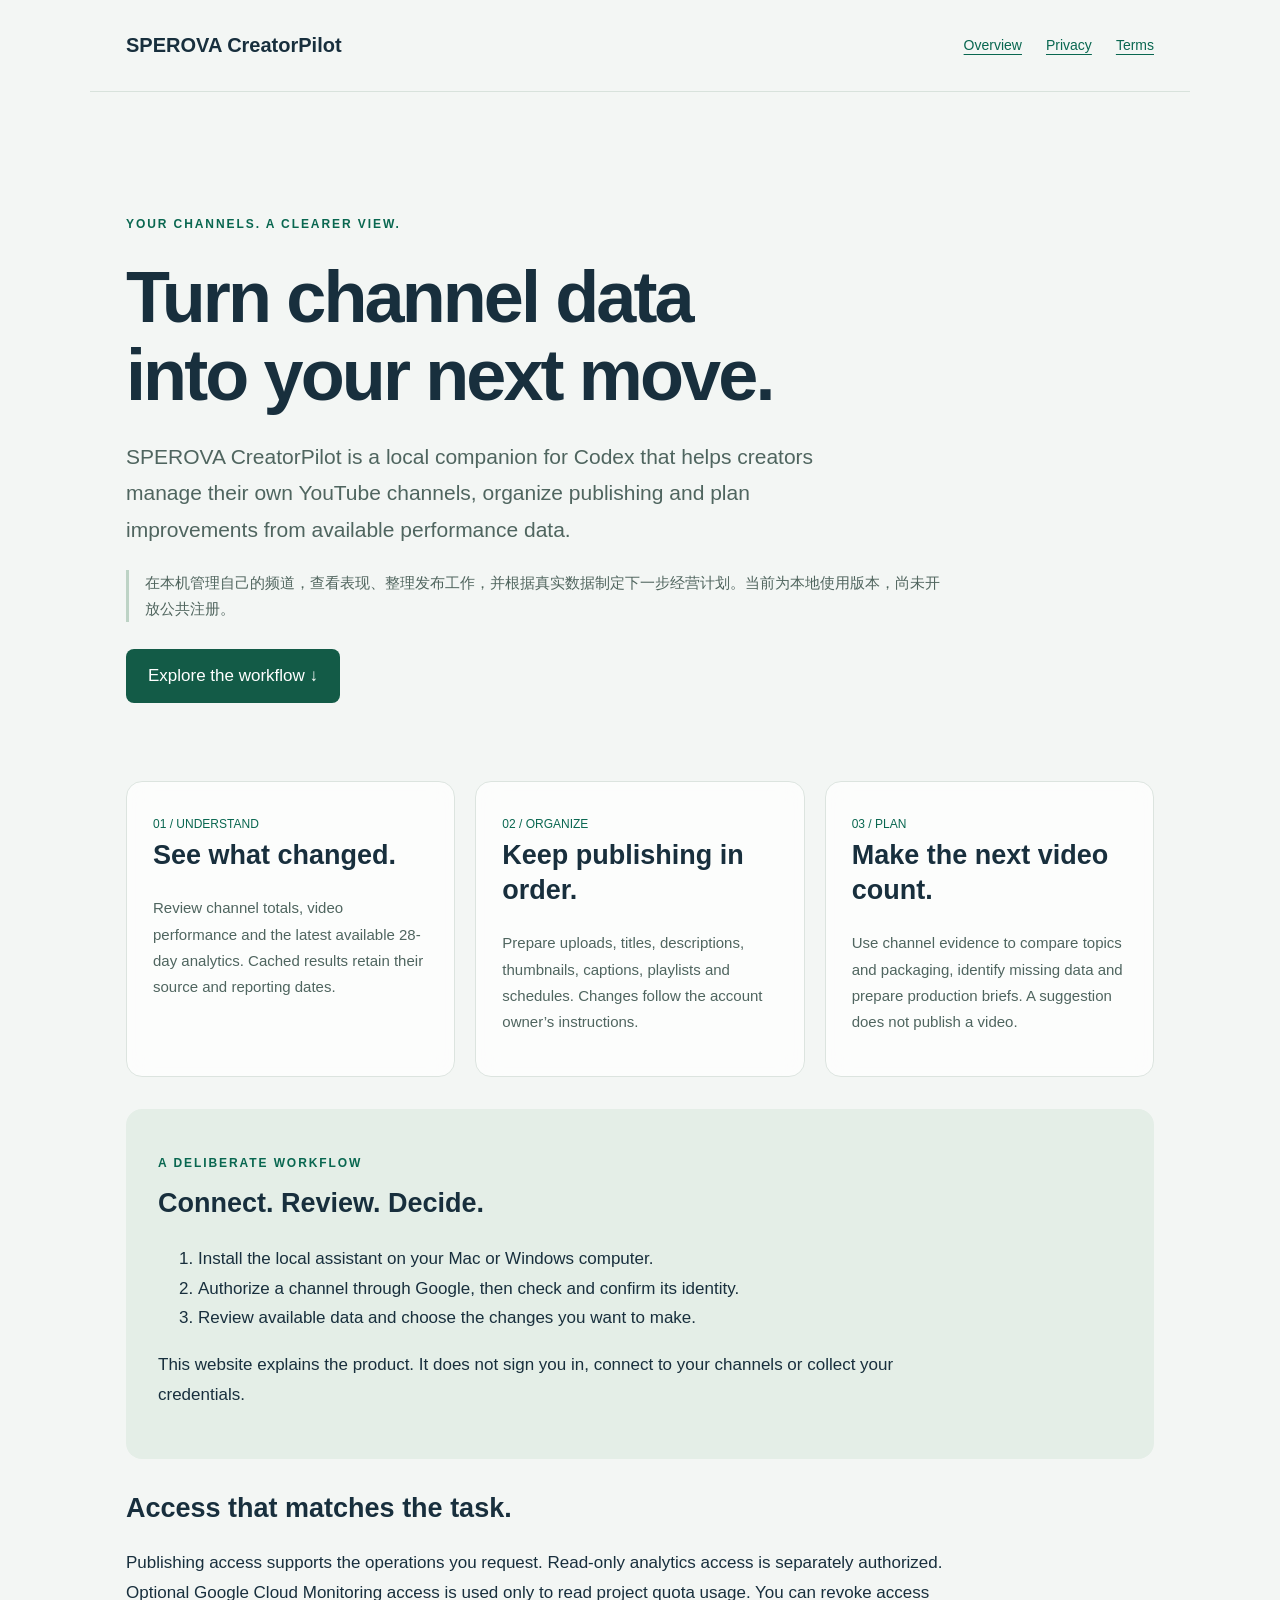
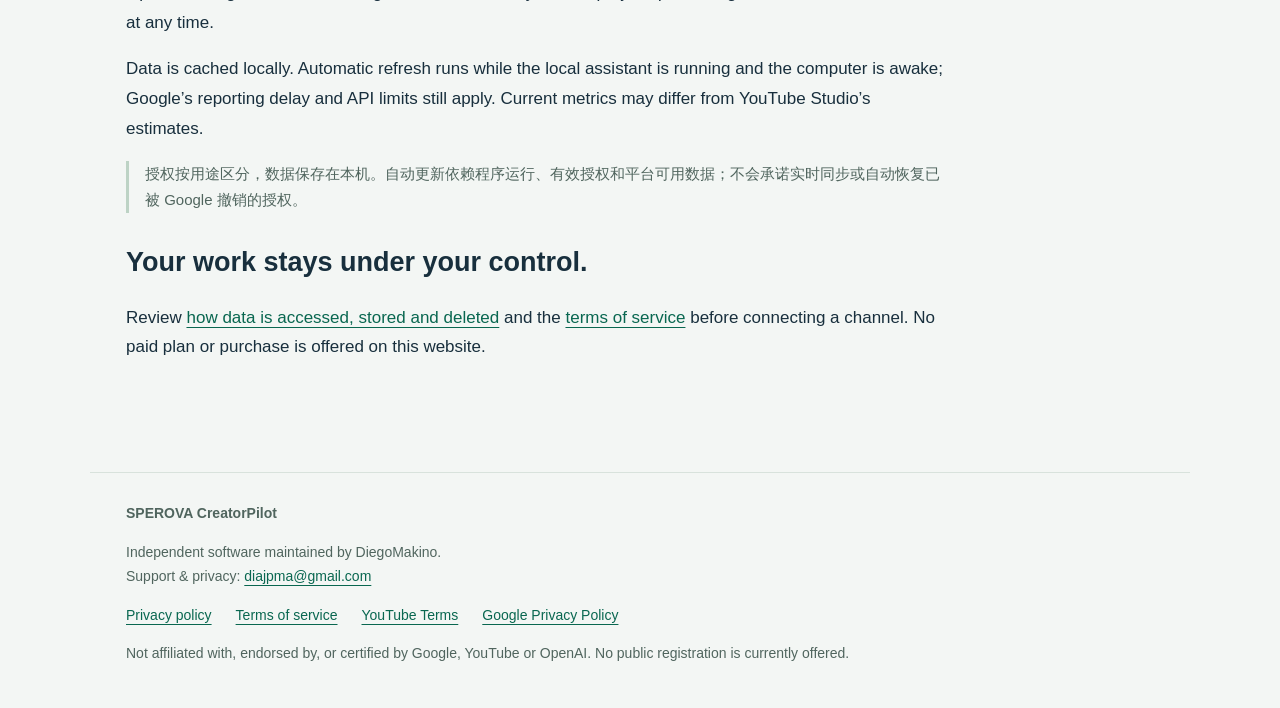
<file: index.html>
<!doctype html><html lang="en"><head><meta charset="utf-8"><meta name="viewport" content="width=device-width,initial-scale=1"><meta name="referrer" content="no-referrer"><meta name="description" content="SPEROVA CreatorPilot — local channel management, publishing workflows and evidence-based planning."><title>Overview | SPEROVA CreatorPilot</title><link rel="stylesheet" href="./assets/site.css"></head><body><header><a class="brand" href="./">SPEROVA CreatorPilot</a><nav aria-label="Main navigation"><a href="./">Overview</a><a href="./privacy/">Privacy</a><a href="./terms/">Terms</a></nav></header><main><section class="hero"><p class="kicker">Your channels. A clearer view.</p><h1>Turn channel data<br>into your next move.</h1><p class="lead">SPEROVA CreatorPilot is a local companion for Codex that helps creators manage their own YouTube channels, organize publishing and plan improvements from available performance data.</p><p class="zh" lang="zh-CN">在本机管理自己的频道，查看表现、整理发布工作，并根据真实数据制定下一步经营计划。当前为本地使用版本，尚未开放公共注册。</p><a class="button" href="#how-it-works">Explore the workflow ↓</a></section><div class="grid"><article class="card"><span class="n">01 / UNDERSTAND</span><h2>See what changed.</h2><p>Review channel totals, video performance and the latest available 28-day analytics. Cached results retain their source and reporting dates.</p></article><article class="card"><span class="n">02 / ORGANIZE</span><h2>Keep publishing in order.</h2><p>Prepare uploads, titles, descriptions, thumbnails, captions, playlists and schedules. Changes follow the account owner’s instructions.</p></article><article class="card"><span class="n">03 / PLAN</span><h2>Make the next video count.</h2><p>Use channel evidence to compare topics and packaging, identify missing data and prepare production briefs. A suggestion does not publish a video.</p></article></div><section id="how-it-works" class="band"><p class="kicker">A deliberate workflow</p><h2>Connect. Review. Decide.</h2><ol><li>Install the local assistant on your Mac or Windows computer.</li><li>Authorize a channel through Google, then check and confirm its identity.</li><li>Review available data and choose the changes you want to make.</li></ol><p>This website explains the product. It does not sign you in, connect to your channels or collect your credentials.</p></section><section><h2>Access that matches the task.</h2><p>Publishing access supports the operations you request. Read-only analytics access is separately authorized. Optional Google Cloud Monitoring access is used only to read project quota usage. You can revoke access at any time.</p><p>Data is cached locally. Automatic refresh runs while the local assistant is running and the computer is awake; Google’s reporting delay and API limits still apply. Current metrics may differ from YouTube Studio’s estimates.</p><p class="zh" lang="zh-CN">授权按用途区分，数据保存在本机。自动更新依赖程序运行、有效授权和平台可用数据；不会承诺实时同步或自动恢复已被 Google 撤销的授权。</p></section><section><h2>Your work stays under your control.</h2><p>Review <a href="./privacy/">how data is accessed, stored and deleted</a> and the <a href="./terms/">terms of service</a> before connecting a channel. No paid plan or purchase is offered on this website.</p></section></main><footer><strong>SPEROVA CreatorPilot</strong><p>Independent software maintained by DiegoMakino.<br>Support &amp; privacy: <a href="mailto:diajpma@gmail.com">diajpma@gmail.com</a></p><nav aria-label="Legal links"><a href="./privacy/">Privacy policy</a><a href="./terms/">Terms of service</a><a href="https://www.youtube.com/t/terms">YouTube Terms</a><a href="https://policies.google.com/privacy">Google Privacy Policy</a></nav><p>Not affiliated with, endorsed by, or certified by Google, YouTube or OpenAI. No public registration is currently offered.</p></footer></body></html>
</file>
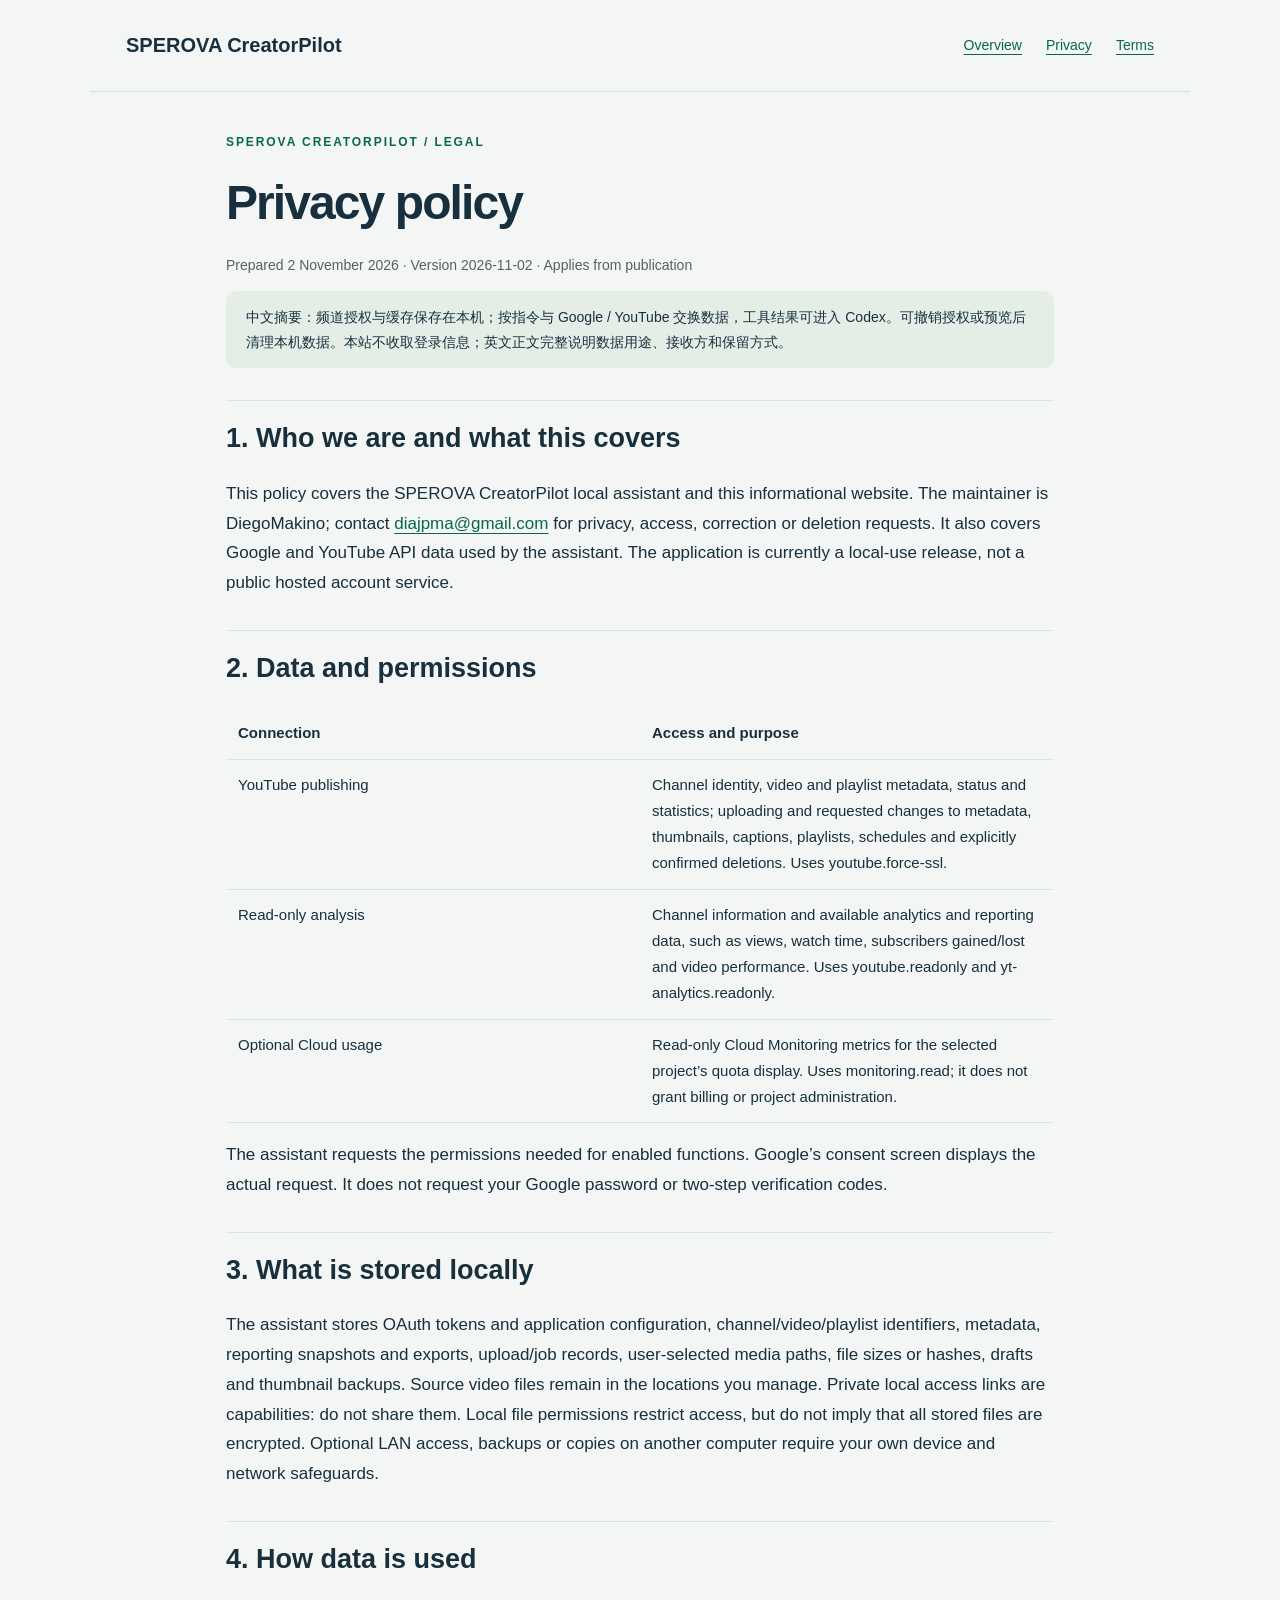
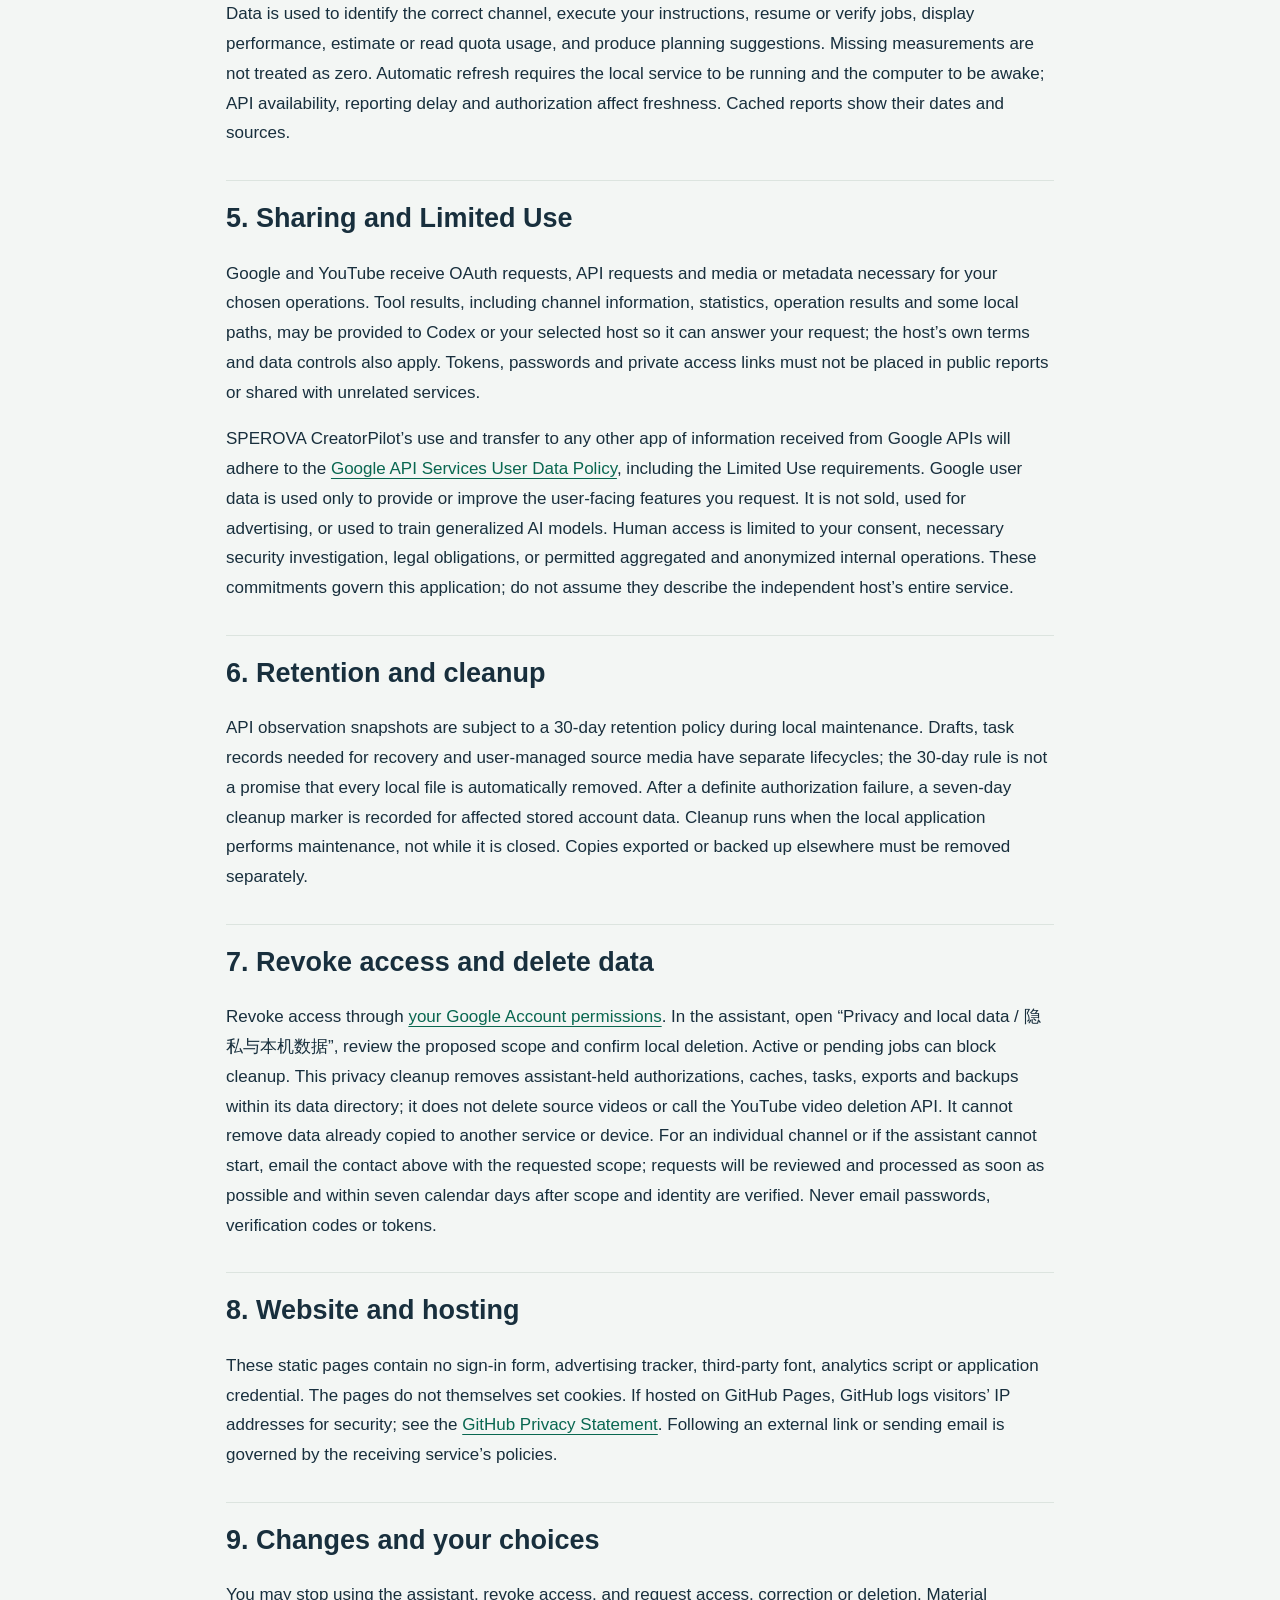
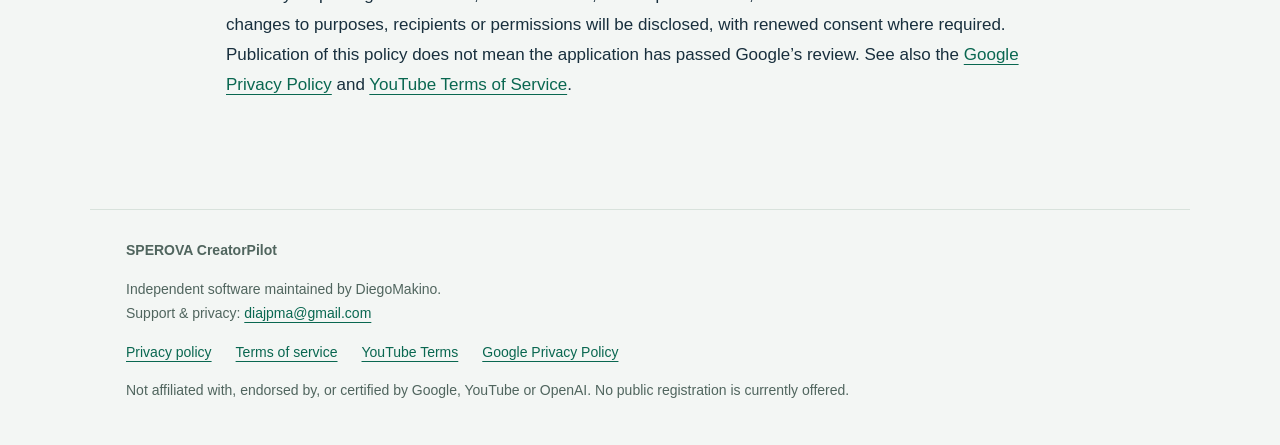
<file: privacy/index.html>
<!doctype html><html lang="en"><head><meta charset="utf-8"><meta name="viewport" content="width=device-width,initial-scale=1"><meta name="referrer" content="no-referrer"><meta name="description" content="SPEROVA CreatorPilot — local channel management, publishing workflows and evidence-based planning."><title>Privacy policy | SPEROVA CreatorPilot</title><link rel="stylesheet" href="../assets/site.css"></head><body><header><a class="brand" href="../">SPEROVA CreatorPilot</a><nav aria-label="Main navigation"><a href="../">Overview</a><a href="../privacy/">Privacy</a><a href="../terms/">Terms</a></nav></header><main class="legal"><p class="kicker">SPEROVA CreatorPilot / Legal</p><h1>Privacy policy</h1><p class="meta">Prepared 2 November 2026 · Version 2026-11-02 · Applies from publication</p><div class="notice" lang="zh-CN">中文摘要：频道授权与缓存保存在本机；按指令与 Google / YouTube 交换数据，工具结果可进入 Codex。可撤销授权或预览后清理本机数据。本站不收取登录信息；英文正文完整说明数据用途、接收方和保留方式。</div><section><h2>1. Who we are and what this covers</h2><div>This policy covers the SPEROVA CreatorPilot local assistant and this informational website. The maintainer is DiegoMakino; contact <a href="mailto:diajpma@gmail.com">diajpma@gmail.com</a> for privacy, access, correction or deletion requests. It also covers Google and YouTube API data used by the assistant. The application is currently a local-use release, not a public hosted account service.</div></section><section><h2>2. Data and permissions</h2><div><table><tr><th>Connection</th><th>Access and purpose</th></tr><tr><td>YouTube publishing</td><td>Channel identity, video and playlist metadata, status and statistics; uploading and requested changes to metadata, thumbnails, captions, playlists, schedules and explicitly confirmed deletions. Uses youtube.force-ssl.</td></tr><tr><td>Read-only analysis</td><td>Channel information and available analytics and reporting data, such as views, watch time, subscribers gained/lost and video performance. Uses youtube.readonly and yt-analytics.readonly.</td></tr><tr><td>Optional Cloud usage</td><td>Read-only Cloud Monitoring metrics for the selected project’s quota display. Uses monitoring.read; it does not grant billing or project administration.</td></tr></table><p>The assistant requests the permissions needed for enabled functions. Google’s consent screen displays the actual request. It does not request your Google password or two-step verification codes.</p></div></section><section><h2>3. What is stored locally</h2><div>The assistant stores OAuth tokens and application configuration, channel/video/playlist identifiers, metadata, reporting snapshots and exports, upload/job records, user-selected media paths, file sizes or hashes, drafts and thumbnail backups. Source video files remain in the locations you manage. Private local access links are capabilities: do not share them. Local file permissions restrict access, but do not imply that all stored files are encrypted. Optional LAN access, backups or copies on another computer require your own device and network safeguards.</div></section><section><h2>4. How data is used</h2><div>Data is used to identify the correct channel, execute your instructions, resume or verify jobs, display performance, estimate or read quota usage, and produce planning suggestions. Missing measurements are not treated as zero. Automatic refresh requires the local service to be running and the computer to be awake; API availability, reporting delay and authorization affect freshness. Cached reports show their dates and sources.</div></section><section><h2>5. Sharing and Limited Use</h2><div>Google and YouTube receive OAuth requests, API requests and media or metadata necessary for your chosen operations. Tool results, including channel information, statistics, operation results and some local paths, may be provided to Codex or your selected host so it can answer your request; the host’s own terms and data controls also apply. Tokens, passwords and private access links must not be placed in public reports or shared with unrelated services.<p>SPEROVA CreatorPilot’s use and transfer to any other app of information received from Google APIs will adhere to the <a href="https://developers.google.com/terms/api-services-user-data-policy">Google API Services User Data Policy</a>, including the Limited Use requirements. Google user data is used only to provide or improve the user-facing features you request. It is not sold, used for advertising, or used to train generalized AI models. Human access is limited to your consent, necessary security investigation, legal obligations, or permitted aggregated and anonymized internal operations. These commitments govern this application; do not assume they describe the independent host’s entire service.</p></div></section><section><h2>6. Retention and cleanup</h2><div>API observation snapshots are subject to a 30-day retention policy during local maintenance. Drafts, task records needed for recovery and user-managed source media have separate lifecycles; the 30-day rule is not a promise that every local file is automatically removed. After a definite authorization failure, a seven-day cleanup marker is recorded for affected stored account data. Cleanup runs when the local application performs maintenance, not while it is closed. Copies exported or backed up elsewhere must be removed separately.</div></section><section><h2>7. Revoke access and delete data</h2><div>Revoke access through <a href="https://myaccount.google.com/permissions">your Google Account permissions</a>. In the assistant, open “Privacy and local data / 隐私与本机数据”, review the proposed scope and confirm local deletion. Active or pending jobs can block cleanup. This privacy cleanup removes assistant-held authorizations, caches, tasks, exports and backups within its data directory; it does not delete source videos or call the YouTube video deletion API. It cannot remove data already copied to another service or device. For an individual channel or if the assistant cannot start, email the contact above with the requested scope; requests will be reviewed and processed as soon as possible and within seven calendar days after scope and identity are verified. Never email passwords, verification codes or tokens.</div></section><section><h2>8. Website and hosting</h2><div>These static pages contain no sign-in form, advertising tracker, third-party font, analytics script or application credential. The pages do not themselves set cookies. If hosted on GitHub Pages, GitHub logs visitors’ IP addresses for security; see the <a href="https://docs.github.com/en/site-policy/privacy-policies/github-general-privacy-statement">GitHub Privacy Statement</a>. Following an external link or sending email is governed by the receiving service’s policies.</div></section><section><h2>9. Changes and your choices</h2><div>You may stop using the assistant, revoke access, and request access, correction or deletion. Material changes to purposes, recipients or permissions will be disclosed, with renewed consent where required. Publication of this policy does not mean the application has passed Google’s review. See also the <a href="https://policies.google.com/privacy">Google Privacy Policy</a> and <a href="https://www.youtube.com/t/terms">YouTube Terms of Service</a>.</div></section></main><footer><strong>SPEROVA CreatorPilot</strong><p>Independent software maintained by DiegoMakino.<br>Support &amp; privacy: <a href="mailto:diajpma@gmail.com">diajpma@gmail.com</a></p><nav aria-label="Legal links"><a href="../privacy/">Privacy policy</a><a href="../terms/">Terms of service</a><a href="https://www.youtube.com/t/terms">YouTube Terms</a><a href="https://policies.google.com/privacy">Google Privacy Policy</a></nav><p>Not affiliated with, endorsed by, or certified by Google, YouTube or OpenAI. No public registration is currently offered.</p></footer></body></html>
</file>
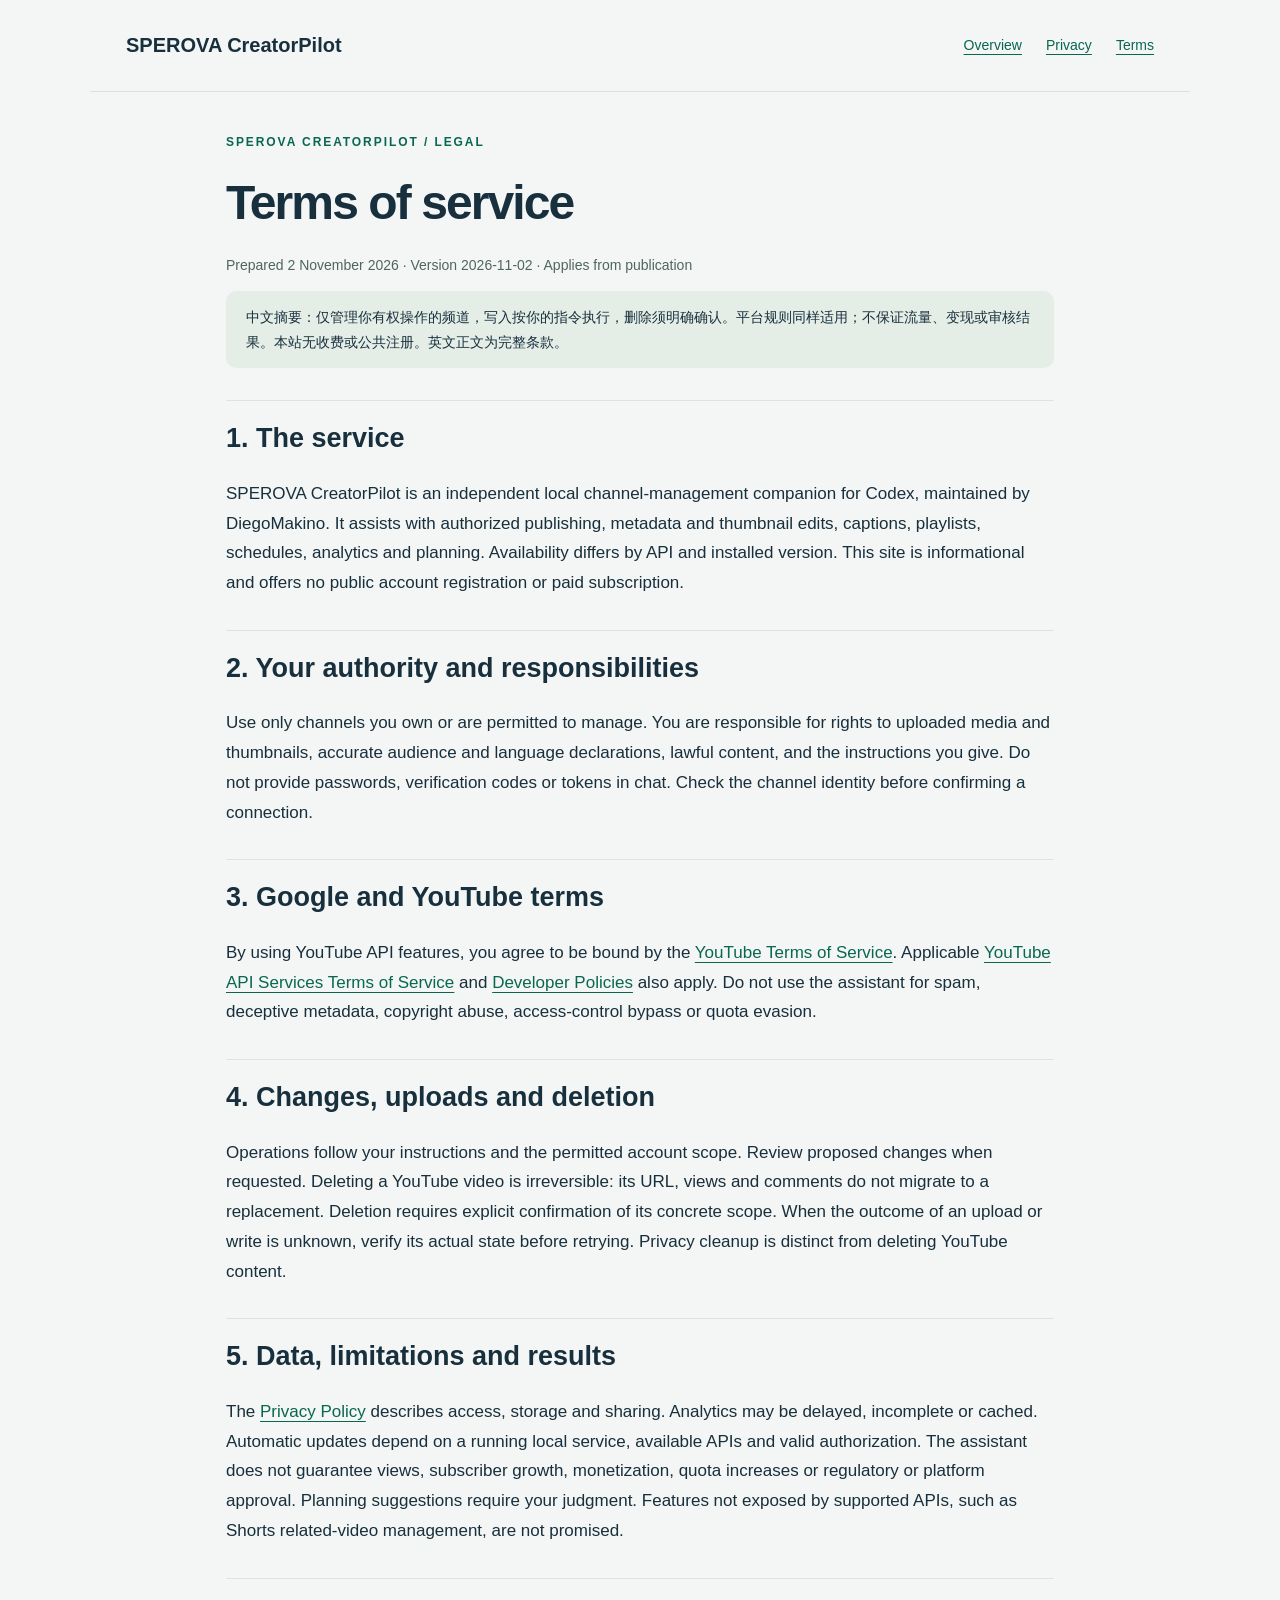
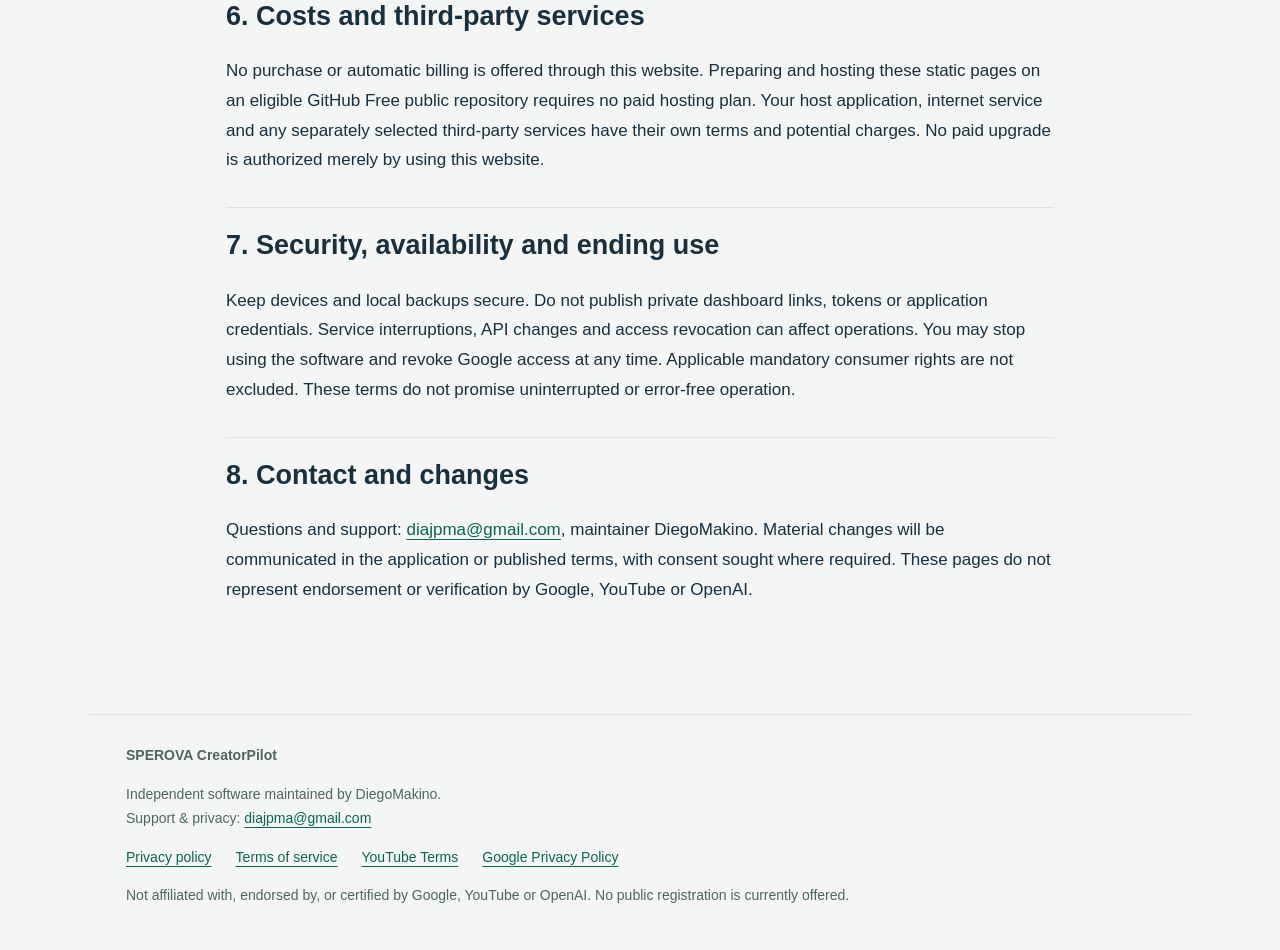
<file: terms/index.html>
<!doctype html><html lang="en"><head><meta charset="utf-8"><meta name="viewport" content="width=device-width,initial-scale=1"><meta name="referrer" content="no-referrer"><meta name="description" content="SPEROVA CreatorPilot — local channel management, publishing workflows and evidence-based planning."><title>Terms of service | SPEROVA CreatorPilot</title><link rel="stylesheet" href="../assets/site.css"></head><body><header><a class="brand" href="../">SPEROVA CreatorPilot</a><nav aria-label="Main navigation"><a href="../">Overview</a><a href="../privacy/">Privacy</a><a href="../terms/">Terms</a></nav></header><main class="legal"><p class="kicker">SPEROVA CreatorPilot / Legal</p><h1>Terms of service</h1><p class="meta">Prepared 2 November 2026 · Version 2026-11-02 · Applies from publication</p><div class="notice" lang="zh-CN">中文摘要：仅管理你有权操作的频道，写入按你的指令执行，删除须明确确认。平台规则同样适用；不保证流量、变现或审核结果。本站无收费或公共注册。英文正文为完整条款。</div><section><h2>1. The service</h2><div>SPEROVA CreatorPilot is an independent local channel-management companion for Codex, maintained by DiegoMakino. It assists with authorized publishing, metadata and thumbnail edits, captions, playlists, schedules, analytics and planning. Availability differs by API and installed version. This site is informational and offers no public account registration or paid subscription.</div></section><section><h2>2. Your authority and responsibilities</h2><div>Use only channels you own or are permitted to manage. You are responsible for rights to uploaded media and thumbnails, accurate audience and language declarations, lawful content, and the instructions you give. Do not provide passwords, verification codes or tokens in chat. Check the channel identity before confirming a connection.</div></section><section><h2>3. Google and YouTube terms</h2><div>By using YouTube API features, you agree to be bound by the <a href="https://www.youtube.com/t/terms">YouTube Terms of Service</a>. Applicable <a href="https://developers.google.com/youtube/terms/api-services-terms-of-service">YouTube API Services Terms of Service</a> and <a href="https://developers.google.com/youtube/terms/developer-policies">Developer Policies</a> also apply. Do not use the assistant for spam, deceptive metadata, copyright abuse, access-control bypass or quota evasion.</div></section><section><h2>4. Changes, uploads and deletion</h2><div>Operations follow your instructions and the permitted account scope. Review proposed changes when requested. Deleting a YouTube video is irreversible: its URL, views and comments do not migrate to a replacement. Deletion requires explicit confirmation of its concrete scope. When the outcome of an upload or write is unknown, verify its actual state before retrying. Privacy cleanup is distinct from deleting YouTube content.</div></section><section><h2>5. Data, limitations and results</h2><div>The <a href="../privacy/">Privacy Policy</a> describes access, storage and sharing. Analytics may be delayed, incomplete or cached. Automatic updates depend on a running local service, available APIs and valid authorization. The assistant does not guarantee views, subscriber growth, monetization, quota increases or regulatory or platform approval. Planning suggestions require your judgment. Features not exposed by supported APIs, such as Shorts related-video management, are not promised.</div></section><section><h2>6. Costs and third-party services</h2><div>No purchase or automatic billing is offered through this website. Preparing and hosting these static pages on an eligible GitHub Free public repository requires no paid hosting plan. Your host application, internet service and any separately selected third-party services have their own terms and potential charges. No paid upgrade is authorized merely by using this website.</div></section><section><h2>7. Security, availability and ending use</h2><div>Keep devices and local backups secure. Do not publish private dashboard links, tokens or application credentials. Service interruptions, API changes and access revocation can affect operations. You may stop using the software and revoke Google access at any time. Applicable mandatory consumer rights are not excluded. These terms do not promise uninterrupted or error-free operation.</div></section><section><h2>8. Contact and changes</h2><div>Questions and support: <a href="mailto:diajpma@gmail.com">diajpma@gmail.com</a>, maintainer DiegoMakino. Material changes will be communicated in the application or published terms, with consent sought where required. These pages do not represent endorsement or verification by Google, YouTube or OpenAI.</div></section></main><footer><strong>SPEROVA CreatorPilot</strong><p>Independent software maintained by DiegoMakino.<br>Support &amp; privacy: <a href="mailto:diajpma@gmail.com">diajpma@gmail.com</a></p><nav aria-label="Legal links"><a href="../privacy/">Privacy policy</a><a href="../terms/">Terms of service</a><a href="https://www.youtube.com/t/terms">YouTube Terms</a><a href="https://policies.google.com/privacy">Google Privacy Policy</a></nav><p>Not affiliated with, endorsed by, or certified by Google, YouTube or OpenAI. No public registration is currently offered.</p></footer></body></html>
</file>
<file: assets/site.css>
*{box-sizing:border-box}html{scroll-behavior:smooth}body{margin:0;color:#182f3d;background:#f3f6f4;font:17px/1.75 -apple-system,BlinkMacSystemFont,"Segoe UI",sans-serif}a{color:#096750;text-underline-offset:4px}a:hover{color:#003d30}header,main,footer{max-width:1100px;margin:auto;padding:28px 36px}header{display:flex;align-items:center;justify-content:space-between;gap:24px;border-bottom:1px solid #d8e2dc}.brand{font-weight:750;text-decoration:none;color:#182f3d;font-size:20px}nav{display:flex;gap:24px;flex-wrap:wrap;font-size:14px}h1{font-size:clamp(38px,6vw,72px);line-height:1.08;letter-spacing:-.04em;max-width:850px;margin:24px 0}h2{font-size:27px;line-height:1.3;margin-top:0}h3{font-size:19px}p{max-width:820px}.kicker{color:#096750;font-size:12px;font-weight:750;letter-spacing:.16em;text-transform:uppercase}.hero{padding:50px 0 46px}.lead{font-size:21px;color:#4f655f;max-width:740px}.button{display:inline-block;background:#135b47;color:white;padding:12px 22px;border-radius:8px;text-decoration:none;margin-top:12px}.button:hover{color:white;background:#093e2f}.grid{display:grid;grid-template-columns:repeat(3,1fr);gap:20px;margin:32px 0}.card{padding:26px;border:1px solid #dce4df;background:#ffffffb8;border-radius:16px;backdrop-filter:blur(12px)}.card p{font-size:15px;color:#4f655f}.card .n{font-size:12px;color:#096750}section{margin:32px 0}.band{padding:32px;background:#e4eee7;border-radius:16px}.legal{max-width:900px}.legal h1{font-size:48px}.legal section{padding-top:20px;border-top:1px solid #dce4df}.meta,footer{font-size:14px;color:#50655e}.zh{font-size:15px;color:#50655e;border-left:3px solid #bdd3c5;padding-left:16px}.notice{padding:14px 20px;border-radius:10px;background:#e4eee7;font-size:14px}footer{border-top:1px solid #d8e2dc;margin-top:50px}footer nav{margin-top:12px}table{width:100%;border-collapse:collapse;font-size:15px}th,td{text-align:left;vertical-align:top;padding:12px;border-bottom:1px solid #dce4df}th{width:26%}:focus-visible{outline:3px solid #099b72;outline-offset:4px}@media(max-width:700px){header,main,footer{padding:22px}header{align-items:flex-start;flex-direction:column;gap:12px}nav{gap:16px}.hero{padding-top:22px}.grid{grid-template-columns:1fr}.legal h1{font-size:38px}.lead{font-size:18px}.band{padding:22px}th,td{padding:8px;font-size:14px}}
</file>
